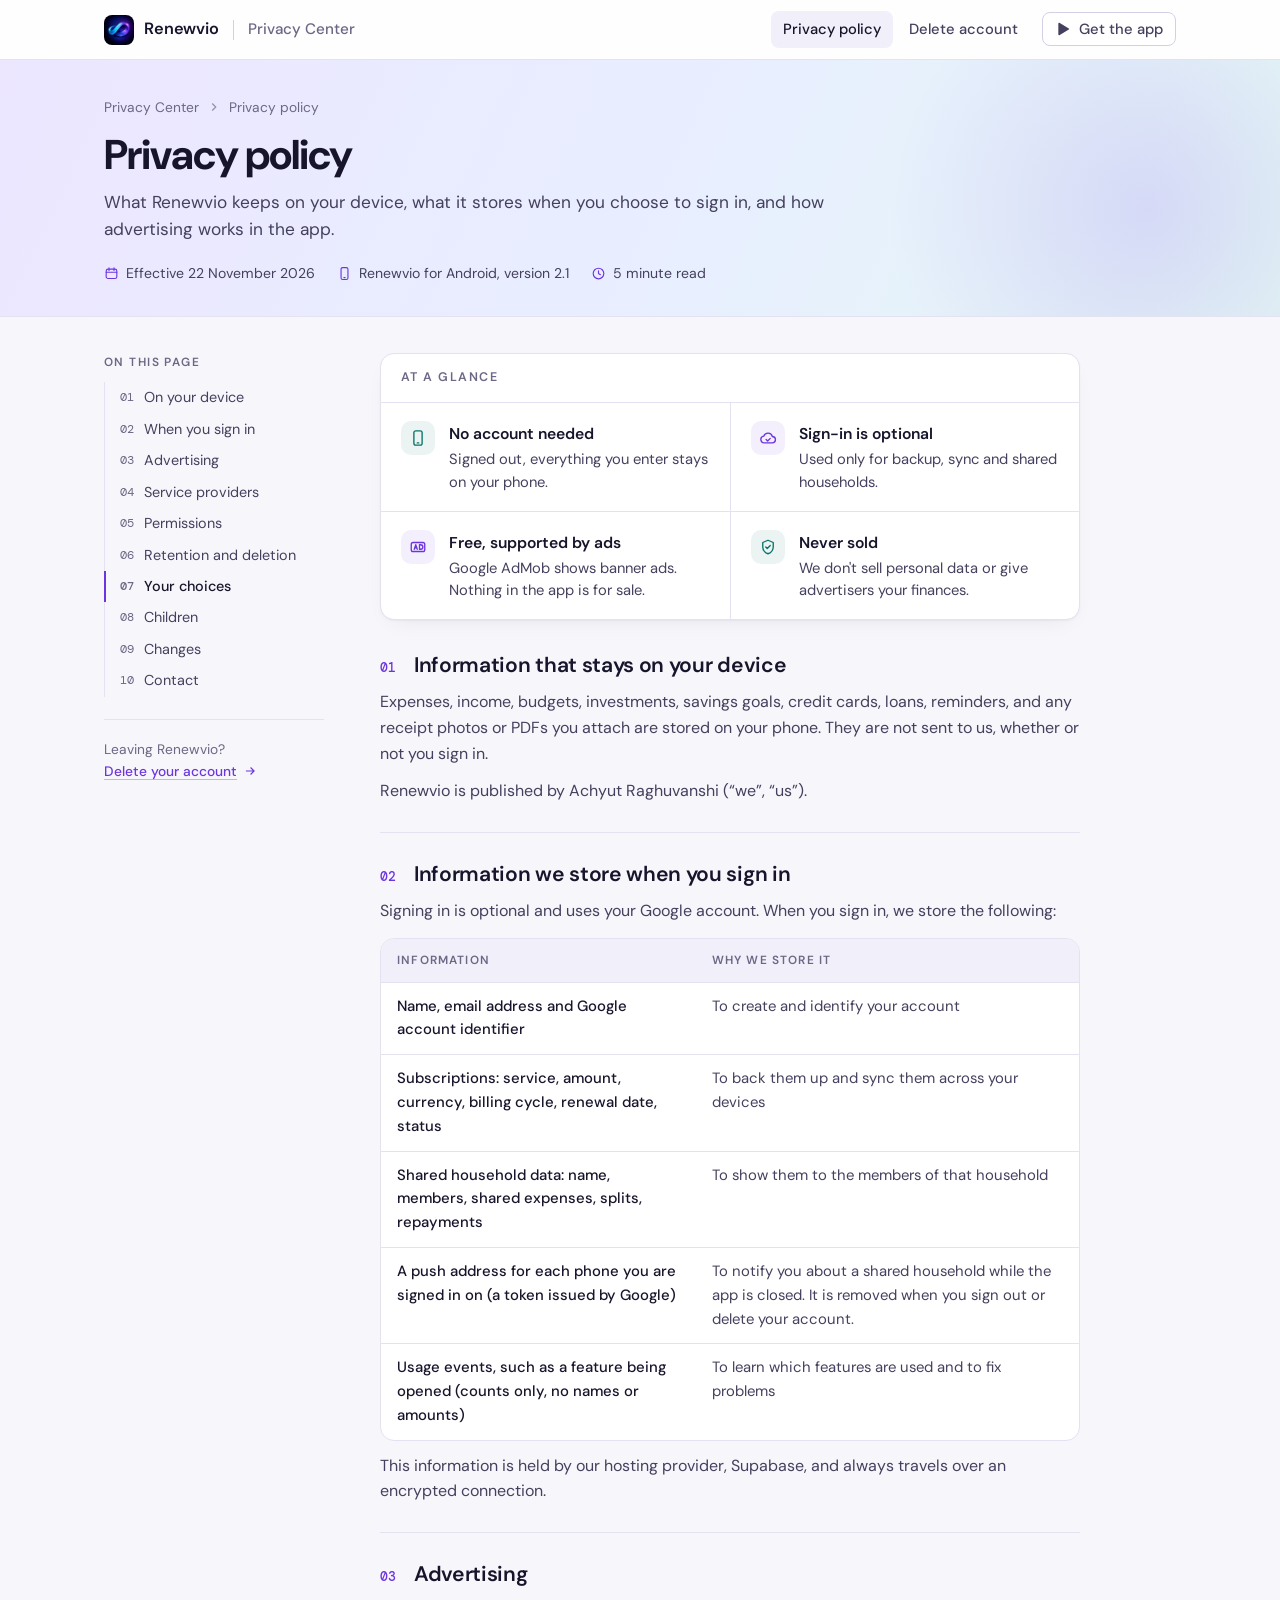
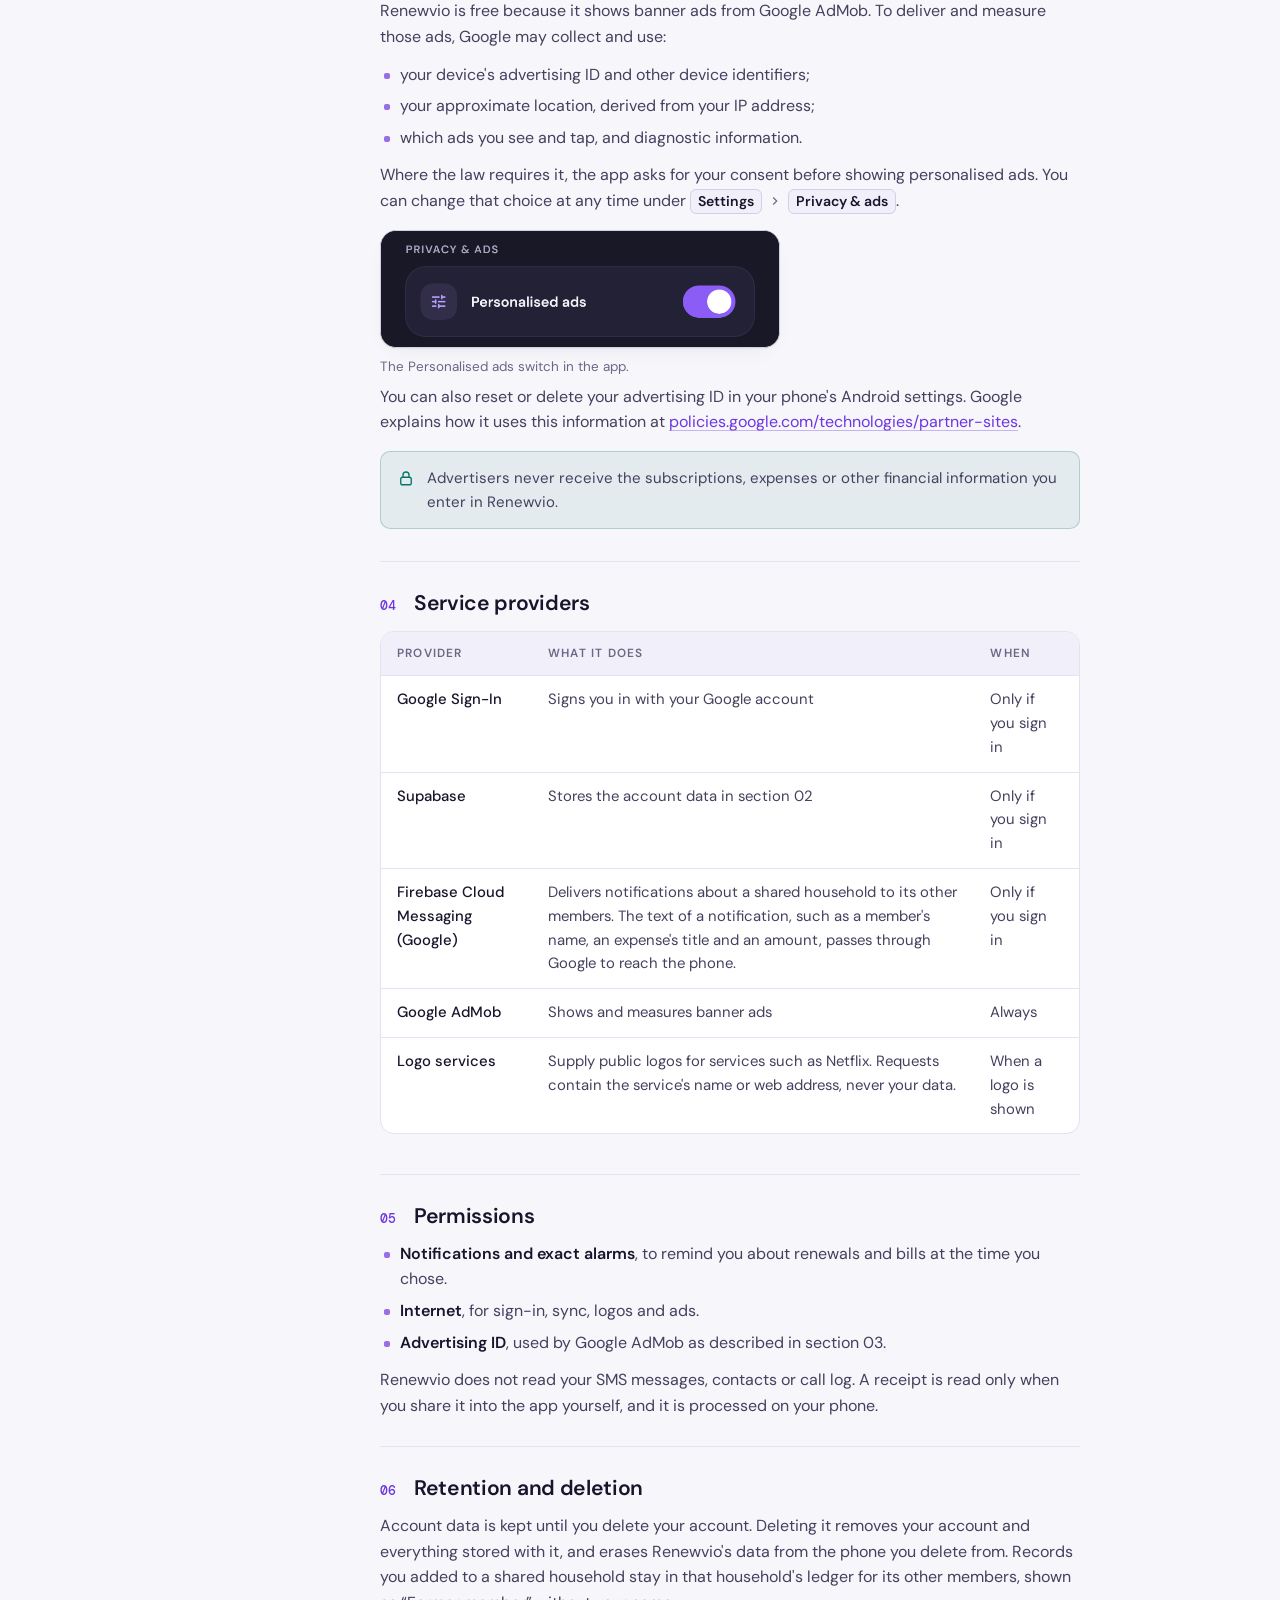
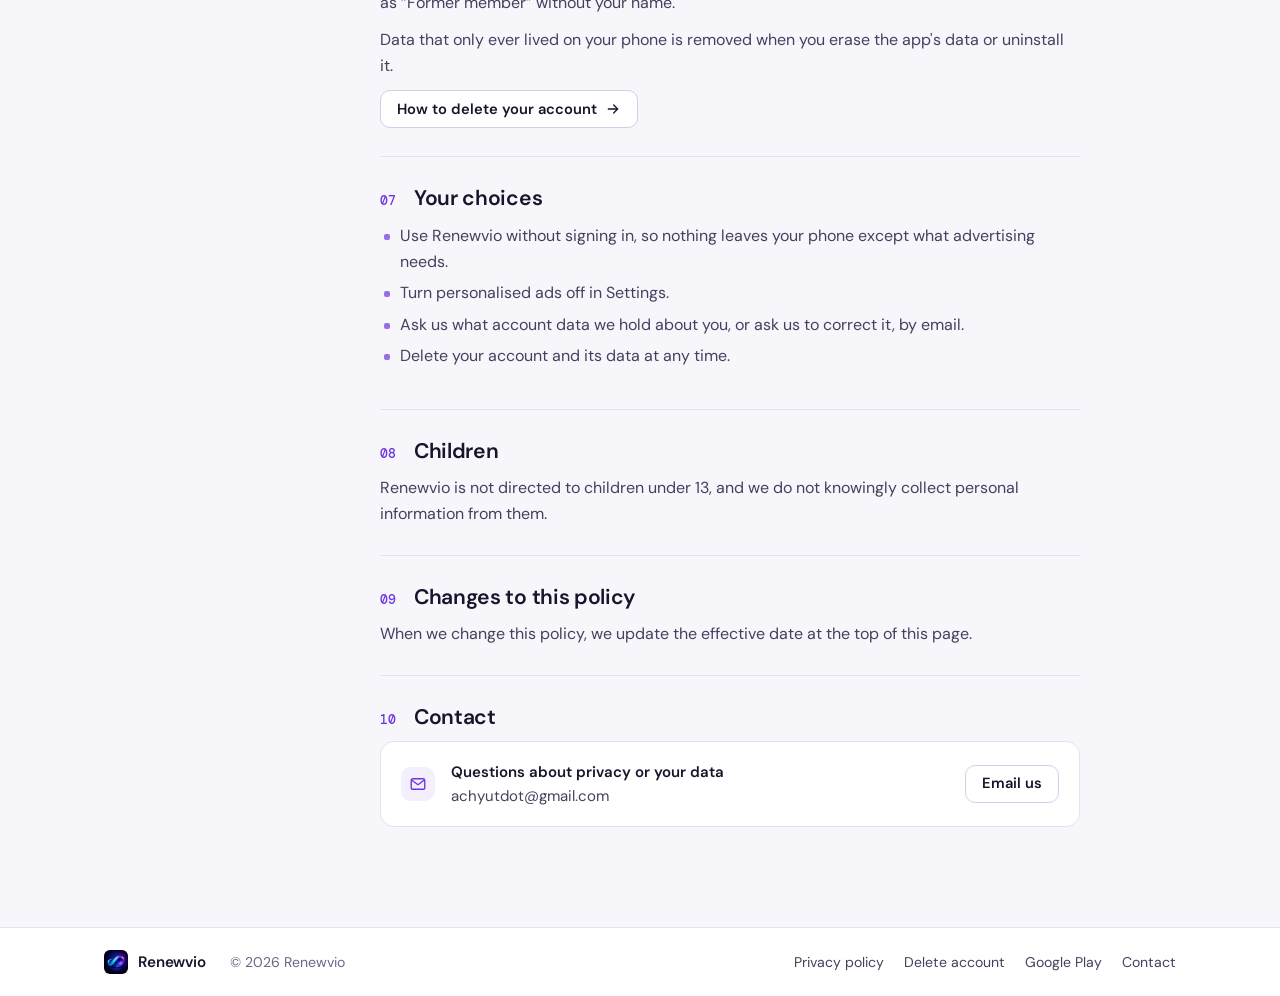
<file: index.html>
<!doctype html>
<html lang="en">
<head>
<meta charset="utf-8">
<meta name="viewport" content="width=device-width, initial-scale=1">
<title>Privacy Policy · Renewvio</title>
<meta name="description" content="What Renewvio keeps on your device, what it stores when you sign in, and how advertising works in the app.">
<meta name="theme-color" content="#f7f6fb" media="(prefers-color-scheme: light)">
<meta name="theme-color" content="#12111f" media="(prefers-color-scheme: dark)">
<meta property="og:title" content="Renewvio Privacy Policy">
<meta property="og:description" content="What Renewvio keeps on your device, what it stores when you sign in, and how advertising works.">
<meta property="og:image" content="https://achyut-dot.github.io/renewvio-privacy/logo.png">
<link rel="icon" href="logo.png">
<link rel="preconnect" href="https://fonts.googleapis.com">
<link rel="preconnect" href="https://fonts.gstatic.com" crossorigin>
<link rel="stylesheet" href="style.css">
</head>
<body>
<a class="skip" href="#content">Skip to content</a>

<header class="topbar">
  <div class="in">
    <a class="brand" href="./"><img src="logo.png" alt="" width="30" height="30">Renewvio</a>
    <span class="brand-sep" aria-hidden="true"></span>
    <span class="brand-sub">Privacy Center</span>
    <nav class="topnav" aria-label="Privacy Center">
      <a href="./" aria-current="page">Privacy policy</a>
      <a href="account-deletion.html">Delete account</a>
      <a class="btn btn-quiet" href="https://play.google.com/store/apps/details?id=com.renewvio">
        <svg viewBox="0 0 24 24" fill="currentColor" aria-hidden="true"><path d="M5 3.6v16.8c0 .8.9 1.3 1.6.9l14.1-8.4c.7-.4.7-1.4 0-1.8L6.6 2.7C5.9 2.3 5 2.8 5 3.600z"/></svg>
        Get the app
      </a>
    </nav>
  </div>
</header>

<div class="band">
  <div class="in">
    <nav class="crumbs" aria-label="Breadcrumb">
      <a href="./">Privacy Center</a>
      <svg viewBox="0 0 24 24" fill="none" stroke="currentColor" stroke-width="2" aria-hidden="true"><path d="m9 6 6 6-6 6"/></svg>
      <span>Privacy policy</span>
    </nav>
    <h1>Privacy policy</h1>
    <p class="dek">What Renewvio keeps on your device, what it stores when you choose to sign in, and how advertising works in the app.</p>
    <ul class="facts">
      <li><svg viewBox="0 0 24 24" fill="none" stroke="currentColor" stroke-width="1.8" stroke-linecap="round" stroke-linejoin="round" aria-hidden="true"><rect x="3.5" y="5" width="17" height="15" rx="3"/><path d="M8 3v4M16 3v4M3.5 10h17"/></svg>Effective 22 November 2026</li>
      <li><svg viewBox="0 0 24 24" fill="none" stroke="currentColor" stroke-width="1.8" stroke-linecap="round" stroke-linejoin="round" aria-hidden="true"><rect x="6.5" y="2.5" width="11" height="19" rx="2.5"/><path d="M11 18.5h2"/></svg>Renewvio for Android, version 2.1</li>
      <li><svg viewBox="0 0 24 24" fill="none" stroke="currentColor" stroke-width="1.8" stroke-linecap="round" stroke-linejoin="round" aria-hidden="true"><circle cx="12" cy="12" r="8.5"/><path d="M12 7.5V12l3 2"/></svg>5 minute read</li>
    </ul>
  </div>
</div>

<div class="layout">
  <nav class="toc" aria-label="On this page">
    <p class="toc-title">On this page</p>
    <ol>
      <li><a href="#device"><span>01</span>On your device</a></li>
      <li><a href="#account"><span>02</span>When you sign in</a></li>
      <li><a href="#ads"><span>03</span>Advertising</a></li>
      <li><a href="#services"><span>04</span>Service providers</a></li>
      <li><a href="#permissions"><span>05</span>Permissions</a></li>
      <li><a href="#retention"><span>06</span>Retention and deletion</a></li>
      <li><a href="#rights"><span>07</span>Your choices</a></li>
      <li><a href="#children"><span>08</span>Children</a></li>
      <li><a href="#changes"><span>09</span>Changes</a></li>
      <li><a href="#contact"><span>10</span>Contact</a></li>
    </ol>
    <div class="toc-aside">
      Leaving Renewvio?<br>
      <a href="account-deletion.html">Delete your account
        <svg width="14" height="14" viewBox="0 0 24 24" fill="none" stroke="currentColor" stroke-width="2" aria-hidden="true"><path d="M5 12h14M13 6l6 6-6 6"/></svg></a>
    </div>
  </nav>

  <main class="doc" id="content">
    <div class="summary" aria-label="Summary">
      <div class="summary-head"><span>At a glance</span></div>
      <div class="summary-grid">
        <div class="summary-item">
          <span class="ico ok"><svg viewBox="0 0 24 24" fill="none" stroke="currentColor" stroke-width="1.8" stroke-linecap="round" stroke-linejoin="round" aria-hidden="true"><rect x="6.5" y="2.5" width="11" height="19" rx="2.5"/><path d="M11 18.5h2"/></svg></span>
          <div><h3>No account needed</h3><p>Signed out, everything you enter stays on your phone.</p></div>
        </div>
        <div class="summary-item">
          <span class="ico"><svg viewBox="0 0 24 24" fill="none" stroke="currentColor" stroke-width="1.8" stroke-linecap="round" stroke-linejoin="round" aria-hidden="true"><path d="M7 18.5a4.5 4.5 0 0 1-.7-8.95A6 6 0 0 1 17.8 10a4 4 0 0 1-.3 8.5z"/><path d="m9.5 14 2 2 3.5-3.5"/></svg></span>
          <div><h3>Sign-in is optional</h3><p>Used only for backup, sync and shared households.</p></div>
        </div>
        <div class="summary-item">
          <span class="ico"><svg viewBox="0 0 24 24" fill="none" stroke="currentColor" stroke-width="1.8" stroke-linecap="round" stroke-linejoin="round" aria-hidden="true"><rect x="3" y="6" width="18" height="12" rx="2.5"/><path d="M7 15l2-6 2 6M7.7 13h2.6M14 9v6h1.5a3 3 0 0 0 0-6z"/></svg></span>
          <div><h3>Free, supported by ads</h3><p>Google AdMob shows banner ads. Nothing in the app is for sale.</p></div>
        </div>
        <div class="summary-item">
          <span class="ico ok"><svg viewBox="0 0 24 24" fill="none" stroke="currentColor" stroke-width="1.8" stroke-linecap="round" stroke-linejoin="round" aria-hidden="true"><path d="M12 3 5 6v5.5c0 4.3 2.9 7.9 7 9.5 4.1-1.6 7-5.2 7-9.5V6z"/><path d="m9 12 2 2 4-4"/></svg></span>
          <div><h3>Never sold</h3><p>We don't sell personal data or give advertisers your finances.</p></div>
        </div>
      </div>
    </div>

    <section id="device">
      <h2><span class="n">01</span>Information that stays on your device</h2>
      <p>Expenses, income, budgets, investments, savings goals, credit cards, loans, reminders, and any receipt photos or PDFs you attach are stored on your phone. They are not sent to us, whether or not you sign in.</p>
      <p>Renewvio is published by Achyut Raghuvanshi (“we”, “us”).</p>
    </section>

    <section id="account">
      <h2><span class="n">02</span>Information we store when you sign in</h2>
      <p>Signing in is optional and uses your Google account. When you sign in, we store the following:</p>
      <div class="table-wrap">
        <table>
          <thead><tr><th scope="col">Information</th><th scope="col">Why we store it</th></tr></thead>
          <tbody>
            <tr><td data-label="Information">Name, email address and Google account identifier</td><td data-label="Why">To create and identify your account</td></tr>
            <tr><td data-label="Information">Subscriptions: service, amount, currency, billing cycle, renewal date, status</td><td data-label="Why">To back them up and sync them across your devices</td></tr>
            <tr><td data-label="Information">Shared household data: name, members, shared expenses, splits, repayments</td><td data-label="Why">To show them to the members of that household</td></tr>
            <tr><td data-label="Information">A push address for each phone you are signed in on (a token issued by Google)</td><td data-label="Why">To notify you about a shared household while the app is closed. It is removed when you sign out or delete your account.</td></tr>
            <tr><td data-label="Information">Usage events, such as a feature being opened (counts only, no names or amounts)</td><td data-label="Why">To learn which features are used and to fix problems</td></tr>
          </tbody>
        </table>
      </div>
      <p>This information is held by our hosting provider, Supabase, and always travels over an encrypted connection.</p>
    </section>

    <section id="ads">
      <h2><span class="n">03</span>Advertising</h2>
      <p>Renewvio is free because it shows banner ads from Google AdMob. To deliver and measure those ads, Google may collect and use:</p>
      <ul>
        <li>your device's advertising ID and other device identifiers;</li>
        <li>your approximate location, derived from your IP address;</li>
        <li>which ads you see and tap, and diagnostic information.</li>
      </ul>
      <p>Where the law requires it, the app asks for your consent before showing personalised ads. You can change that choice at any time under <span class="path"><span class="ui">Settings</span><svg viewBox="0 0 24 24" fill="none" stroke="currentColor" stroke-width="2" aria-hidden="true"><path d="m9 6 6 6-6 6"/></svg><span class="ui">Privacy &amp; ads</span></span>.</p>
      <figure class="shot inline">
        <div class="shot-frame"><img src="img/privacy-ads.png" alt="The Personalised ads switch in Renewvio's Settings, under Privacy and ads" width="786" height="230" loading="lazy"></div>
        <figcaption>The Personalised ads switch in the app.</figcaption>
      </figure>
      <p>You can also reset or delete your advertising ID in your phone's Android settings. Google explains how it uses this information at <a href="https://policies.google.com/technologies/partner-sites">policies.google.com/technologies/partner-sites</a>.</p>
      <div class="callout ok">
        <svg viewBox="0 0 24 24" fill="none" stroke="currentColor" stroke-width="1.8" stroke-linecap="round" stroke-linejoin="round" aria-hidden="true"><rect x="5" y="11" width="14" height="10" rx="2.5"/><path d="M8 11V8a4 4 0 0 1 8 0v3"/></svg>
        <p>Advertisers never receive the subscriptions, expenses or other financial information you enter in Renewvio.</p>
      </div>
    </section>

    <section id="services">
      <h2><span class="n">04</span>Service providers</h2>
      <div class="table-wrap">
        <table>
          <thead><tr><th scope="col">Provider</th><th scope="col">What it does</th><th scope="col">When</th></tr></thead>
          <tbody>
            <tr><td data-label="Provider">Google Sign-In</td><td data-label="What it does">Signs you in with your Google account</td><td data-label="When">Only if you sign in</td></tr>
            <tr><td data-label="Provider">Supabase</td><td data-label="What it does">Stores the account data in section 02</td><td data-label="When">Only if you sign in</td></tr>
            <tr><td data-label="Provider">Firebase Cloud Messaging (Google)</td><td data-label="What it does">Delivers notifications about a shared household to its other members. The text of a notification, such as a member's name, an expense's title and an amount, passes through Google to reach the phone.</td><td data-label="When">Only if you sign in</td></tr>
            <tr><td data-label="Provider">Google AdMob</td><td data-label="What it does">Shows and measures banner ads</td><td data-label="When">Always</td></tr>
            <tr><td data-label="Provider">Logo services</td><td data-label="What it does">Supply public logos for services such as Netflix. Requests contain the service's name or web address, never your data.</td><td data-label="When">When a logo is shown</td></tr>
          </tbody>
        </table>
      </div>
    </section>

    <section id="permissions">
      <h2><span class="n">05</span>Permissions</h2>
      <ul>
        <li><strong>Notifications and exact alarms</strong>, to remind you about renewals and bills at the time you chose.</li>
        <li><strong>Internet</strong>, for sign-in, sync, logos and ads.</li>
        <li><strong>Advertising ID</strong>, used by Google AdMob as described in section 03.</li>
      </ul>
      <p>Renewvio does not read your SMS messages, contacts or call log. A receipt is read only when you share it into the app yourself, and it is processed on your phone.</p>
    </section>

    <section id="retention">
      <h2><span class="n">06</span>Retention and deletion</h2>
      <p>Account data is kept until you delete your account. Deleting it removes your account and everything stored with it, and erases Renewvio's data from the phone you delete from. Records you added to a shared household stay in that household's ledger for its other members, shown as “Former member” without your name.</p>
      <p>Data that only ever lived on your phone is removed when you erase the app's data or uninstall it.</p>
      <p><a class="btn btn-quiet" href="account-deletion.html">How to delete your account
        <svg viewBox="0 0 24 24" fill="none" stroke="currentColor" stroke-width="2" stroke-linecap="round" aria-hidden="true"><path d="M5 12h14M13 6l6 6-6 6"/></svg></a></p>
    </section>

    <section id="rights">
      <h2><span class="n">07</span>Your choices</h2>
      <ul>
        <li>Use Renewvio without signing in, so nothing leaves your phone except what advertising needs.</li>
        <li>Turn personalised ads off in Settings.</li>
        <li>Ask us what account data we hold about you, or ask us to correct it, by email.</li>
        <li>Delete your account and its data at any time.</li>
      </ul>
    </section>

    <section id="children">
      <h2><span class="n">08</span>Children</h2>
      <p>Renewvio is not directed to children under 13, and we do not knowingly collect personal information from them.</p>
    </section>

    <section id="changes">
      <h2><span class="n">09</span>Changes to this policy</h2>
      <p>When we change this policy, we update the effective date at the top of this page.</p>
    </section>

    <section id="contact">
      <h2><span class="n">10</span>Contact</h2>
      <div class="contact">
        <span class="ico"><svg viewBox="0 0 24 24" fill="none" stroke="currentColor" stroke-width="1.8" stroke-linecap="round" stroke-linejoin="round" aria-hidden="true"><rect x="3" y="5" width="18" height="14" rx="2.5"/><path d="m4 7 8 6 8-6"/></svg></span>
        <p><strong>Questions about privacy or your data</strong>achyutdot@gmail.com</p>
        <a class="btn btn-quiet" href="mailto:achyutdot@gmail.com?subject=Renewvio%20privacy">Email us</a>
      </div>
    </section>
  </main>
</div>

<footer class="foot">
  <div class="in">
    <a class="brand" href="./"><img src="logo.png" alt="" width="24" height="24">Renewvio</a>
    <span>© 2026 Renewvio</span>
    <nav aria-label="Footer">
      <a href="./">Privacy policy</a>
      <a href="account-deletion.html">Delete account</a>
      <a href="https://play.google.com/store/apps/details?id=com.renewvio">Google Play</a>
      <a href="mailto:achyutdot@gmail.com">Contact</a>
    </nav>
  </div>
</footer>
<script src="site.js" defer></script>
</body>
</html>
</file>
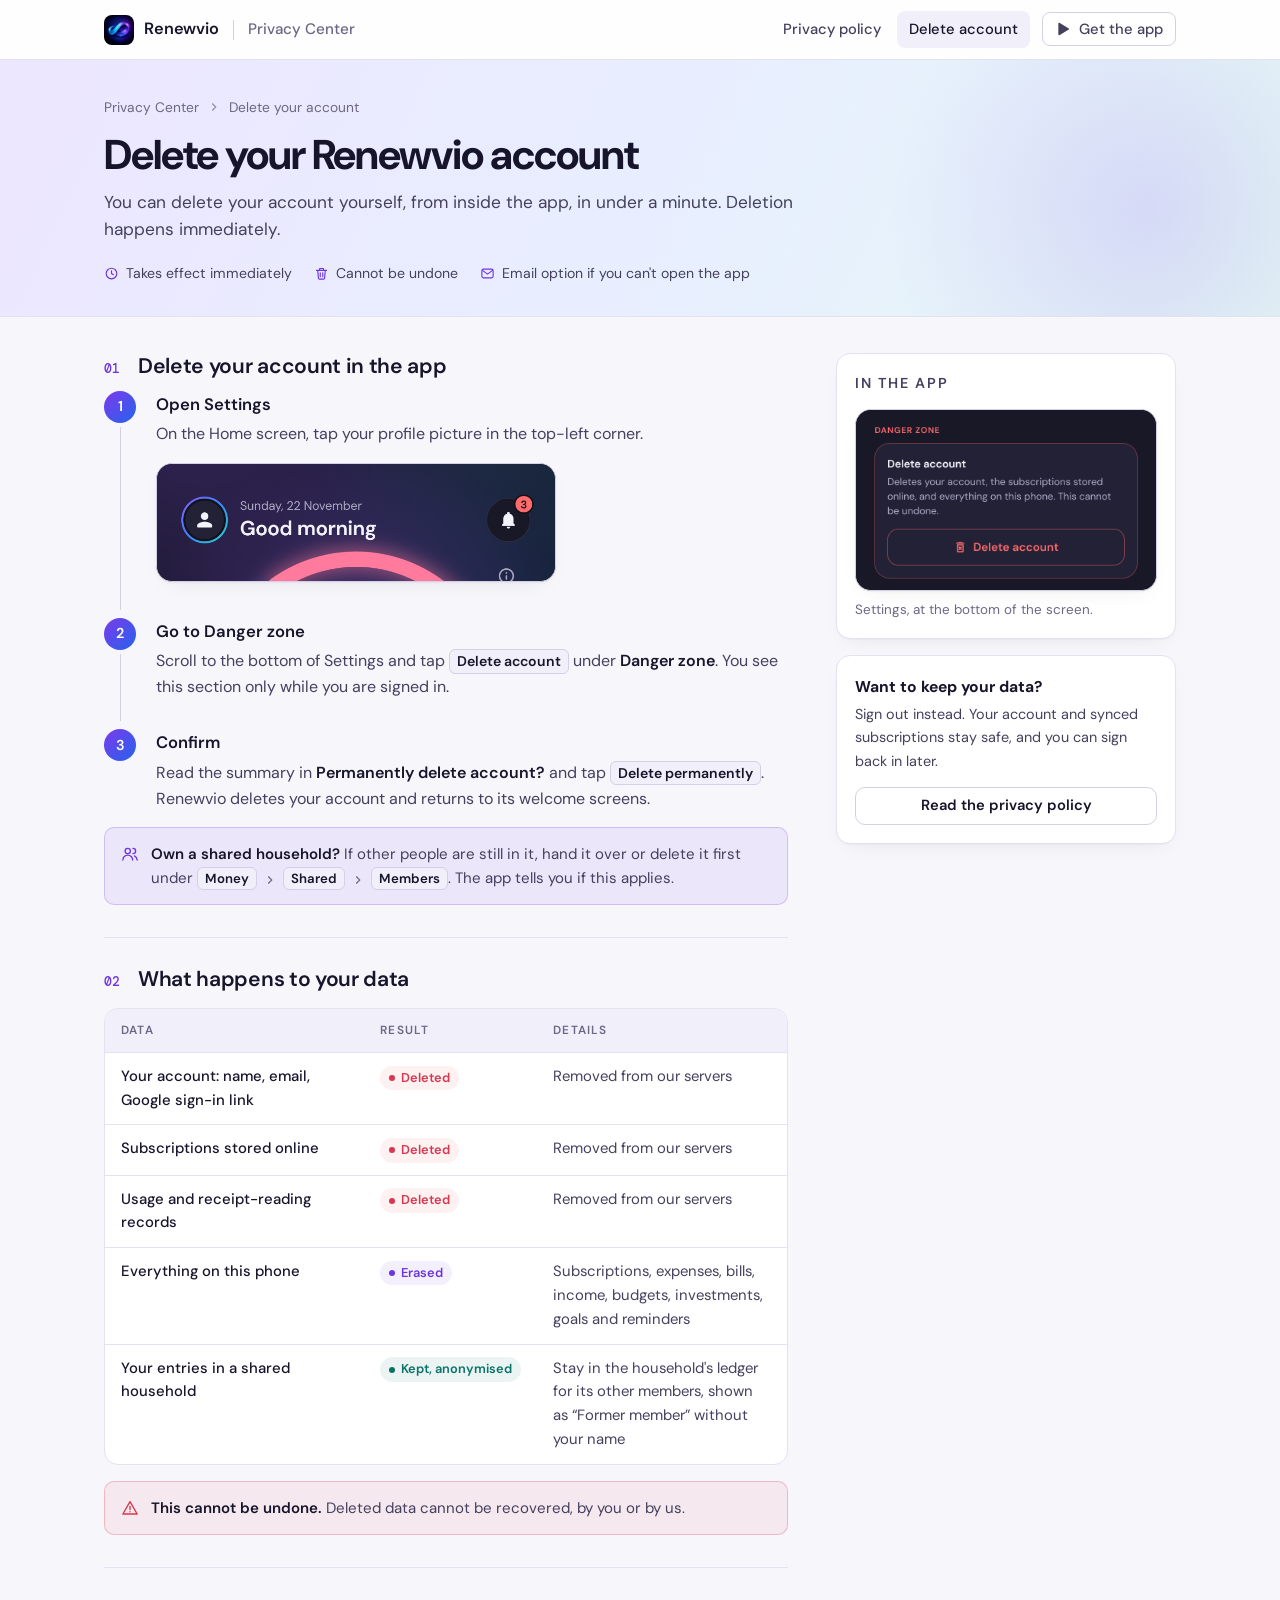
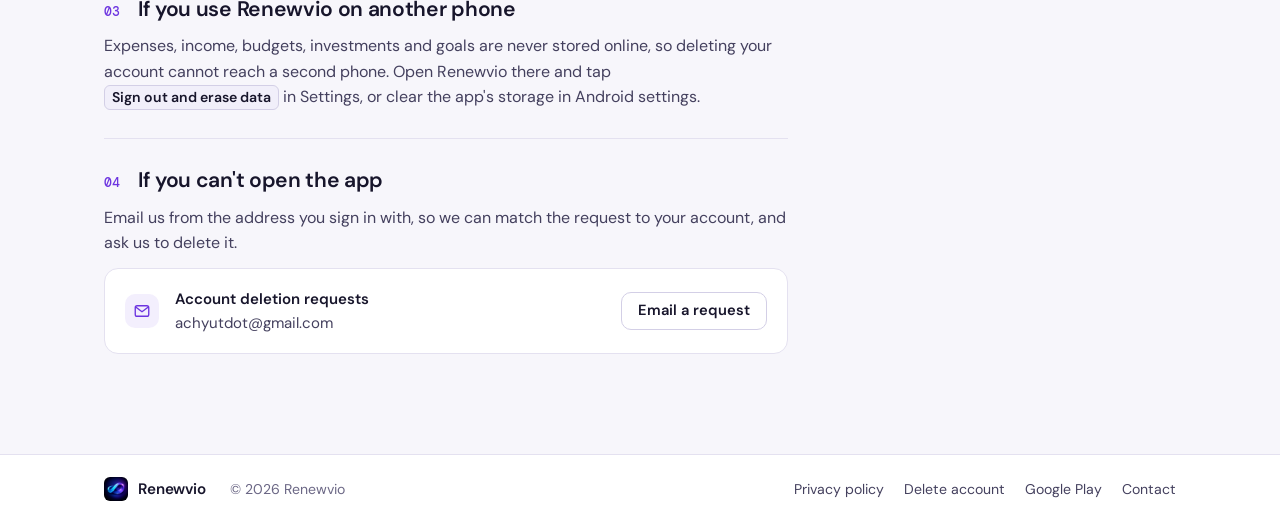
<file: account-deletion.html>
<!doctype html>
<html lang="en">
<head>
<meta charset="utf-8">
<meta name="viewport" content="width=device-width, initial-scale=1">
<title>Delete your account · Renewvio</title>
<meta name="description" content="How to delete your Renewvio account, and exactly what is deleted, erased or kept.">
<meta name="theme-color" content="#f7f6fb" media="(prefers-color-scheme: light)">
<meta name="theme-color" content="#12111f" media="(prefers-color-scheme: dark)">
<meta property="og:title" content="Delete your Renewvio account">
<meta property="og:description" content="How to delete your Renewvio account, and exactly what is deleted, erased or kept.">
<meta property="og:image" content="https://achyut-dot.github.io/renewvio-privacy/logo.png">
<link rel="icon" href="logo.png">
<link rel="preconnect" href="https://fonts.googleapis.com">
<link rel="preconnect" href="https://fonts.gstatic.com" crossorigin>
<link rel="stylesheet" href="style.css">
</head>
<body>
<a class="skip" href="#content">Skip to content</a>

<header class="topbar">
  <div class="in">
    <a class="brand" href="./"><img src="logo.png" alt="" width="30" height="30">Renewvio</a>
    <span class="brand-sep" aria-hidden="true"></span>
    <span class="brand-sub">Privacy Center</span>
    <nav class="topnav" aria-label="Privacy Center">
      <a href="./">Privacy policy</a>
      <a href="account-deletion.html" aria-current="page">Delete account</a>
      <a class="btn btn-quiet" href="https://play.google.com/store/apps/details?id=com.renewvio">
        <svg viewBox="0 0 24 24" fill="currentColor" aria-hidden="true"><path d="M5 3.6v16.8c0 .8.9 1.3 1.6.9l14.1-8.4c.7-.4.7-1.4 0-1.8L6.6 2.7C5.9 2.3 5 2.8 5 3.600z"/></svg>
        Get the app
      </a>
    </nav>
  </div>
</header>

<div class="band">
  <div class="in">
    <nav class="crumbs" aria-label="Breadcrumb">
      <a href="./">Privacy Center</a>
      <svg viewBox="0 0 24 24" fill="none" stroke="currentColor" stroke-width="2" aria-hidden="true"><path d="m9 6 6 6-6 6"/></svg>
      <span>Delete your account</span>
    </nav>
    <h1>Delete your Renewvio account</h1>
    <p class="dek">You can delete your account yourself, from inside the app, in under a minute. Deletion happens immediately.</p>
    <ul class="facts">
      <li><svg viewBox="0 0 24 24" fill="none" stroke="currentColor" stroke-width="1.8" stroke-linecap="round" stroke-linejoin="round" aria-hidden="true"><circle cx="12" cy="12" r="8.5"/><path d="M12 7.5V12l3 2"/></svg>Takes effect immediately</li>
      <li><svg viewBox="0 0 24 24" fill="none" stroke="currentColor" stroke-width="1.8" stroke-linecap="round" stroke-linejoin="round" aria-hidden="true"><path d="M4 7h16M10 11v6M14 11v6M6 7l1 12a2 2 0 0 0 2 2h6a2 2 0 0 0 2-2l1-12M9 7V4h6v3"/></svg>Cannot be undone</li>
      <li><svg viewBox="0 0 24 24" fill="none" stroke="currentColor" stroke-width="1.8" stroke-linecap="round" stroke-linejoin="round" aria-hidden="true"><rect x="3" y="5" width="18" height="14" rx="2.5"/><path d="m4 7 8 6 8-6"/></svg>Email option if you can't open the app</li>
    </ul>
  </div>
</div>

<div class="layout split">
  <main class="doc" id="content">
    <section id="steps">
      <h2><span class="n">01</span>Delete your account in the app</h2>
      <ol class="steps">
        <li>
          <h3>Open Settings</h3>
          <p>On the Home screen, tap your profile picture in the top-left corner.</p>
          <figure class="shot inline">
            <div class="shot-frame"><img src="img/home-header.png" alt="The top of Renewvio's Home screen, with the profile picture in the top-left corner" width="786" height="230" loading="lazy"></div>
          </figure>
        </li>
        <li>
          <h3>Go to Danger zone</h3>
          <p>Scroll to the bottom of Settings and tap <span class="ui">Delete account</span> under <strong>Danger zone</strong>. You see this section only while you are signed in.</p>
        </li>
        <li>
          <h3>Confirm</h3>
          <p>Read the summary in <strong>Permanently delete account?</strong> and tap <span class="ui">Delete permanently</span>. Renewvio deletes your account and returns to its welcome screens.</p>
        </li>
      </ol>
      <div class="callout">
        <svg viewBox="0 0 24 24" fill="none" stroke="currentColor" stroke-width="1.8" stroke-linecap="round" stroke-linejoin="round" aria-hidden="true"><circle cx="9" cy="8" r="3.5"/><path d="M2.5 20a6.5 6.5 0 0 1 13 0M16 4.5a3.5 3.5 0 0 1 0 7M18 14.5a6.5 6.5 0 0 1 3.5 5.5"/></svg>
        <p><strong>Own a shared household?</strong> If other people are still in it, hand it over or delete it first under <span class="path"><span class="ui">Money</span><svg viewBox="0 0 24 24" fill="none" stroke="currentColor" stroke-width="2" aria-hidden="true"><path d="m9 6 6 6-6 6"/></svg><span class="ui">Shared</span><svg viewBox="0 0 24 24" fill="none" stroke="currentColor" stroke-width="2" aria-hidden="true"><path d="m9 6 6 6-6 6"/></svg><span class="ui">Members</span></span>. The app tells you if this applies.</p>
      </div>
    </section>

    <section id="what">
      <h2><span class="n">02</span>What happens to your data</h2>
      <div class="table-wrap">
        <table class="outcomes">
          <thead><tr><th scope="col">Data</th><th scope="col">Result</th><th scope="col">Details</th></tr></thead>
          <tbody>
            <tr><td data-label="Data">Your account: name, email, Google sign-in link</td><td data-label="Result"><span class="tag del">Deleted</span></td><td data-label="Details">Removed from our servers</td></tr>
            <tr><td data-label="Data">Subscriptions stored online</td><td data-label="Result"><span class="tag del">Deleted</span></td><td data-label="Details">Removed from our servers</td></tr>
            <tr><td data-label="Data">Usage and receipt-reading records</td><td data-label="Result"><span class="tag del">Deleted</span></td><td data-label="Details">Removed from our servers</td></tr>
            <tr><td data-label="Data">Everything on this phone</td><td data-label="Result"><span class="tag dev">Erased</span></td><td data-label="Details">Subscriptions, expenses, bills, income, budgets, investments, goals and reminders</td></tr>
            <tr><td data-label="Data">Your entries in a shared household</td><td data-label="Result"><span class="tag keep">Kept, anonymised</span></td><td data-label="Details">Stay in the household's ledger for its other members, shown as “Former member” without your name</td></tr>
          </tbody>
        </table>
      </div>
      <div class="callout warn">
        <svg viewBox="0 0 24 24" fill="none" stroke="currentColor" stroke-width="1.8" stroke-linecap="round" stroke-linejoin="round" aria-hidden="true"><path d="M12 3.5 2.5 20h19z"/><path d="M12 10v4M12 17h.01"/></svg>
        <p><strong>This cannot be undone.</strong> Deleted data cannot be recovered, by you or by us.</p>
      </div>
    </section>

    <section id="other-device">
      <h2><span class="n">03</span>If you use Renewvio on another phone</h2>
      <p>Expenses, income, budgets, investments and goals are never stored online, so deleting your account cannot reach a second phone. Open Renewvio there and tap <span class="ui">Sign out and erase data</span> in Settings, or clear the app's storage in Android settings.</p>
    </section>

    <section id="email">
      <h2><span class="n">04</span>If you can't open the app</h2>
      <p>Email us from the address you sign in with, so we can match the request to your account, and ask us to delete it.</p>
      <div class="contact">
        <span class="ico"><svg viewBox="0 0 24 24" fill="none" stroke="currentColor" stroke-width="1.8" stroke-linecap="round" stroke-linejoin="round" aria-hidden="true"><rect x="3" y="5" width="18" height="14" rx="2.5"/><path d="m4 7 8 6 8-6"/></svg></span>
        <p><strong>Account deletion requests</strong>achyutdot@gmail.com</p>
        <a class="btn btn-quiet" href="mailto:achyutdot@gmail.com?subject=Delete%20my%20Renewvio%20account">Email a request</a>
      </div>
    </section>
  </main>

  <aside class="aside" aria-label="In the app">
    <div class="panel">
      <p class="panel-label">In the app</p>
      <figure class="shot" style="margin:0">
        <div class="shot-frame"><img src="img/danger-zone.png" alt="The Danger zone section at the bottom of Renewvio's Settings, with a Delete account button" width="786" height="470" loading="lazy"></div>
        <figcaption>Settings, at the bottom of the screen.</figcaption>
      </figure>
    </div>
    <div class="panel">
      <h3>Want to keep your data?</h3>
      <p>Sign out instead. Your account and synced subscriptions stay safe, and you can sign back in later.</p>
      <a class="btn btn-quiet" href="./#retention">Read the privacy policy</a>
    </div>
  </aside>
</div>

<footer class="foot">
  <div class="in">
    <a class="brand" href="./"><img src="logo.png" alt="" width="24" height="24">Renewvio</a>
    <span>© 2026 Renewvio</span>
    <nav aria-label="Footer">
      <a href="./">Privacy policy</a>
      <a href="account-deletion.html">Delete account</a>
      <a href="https://play.google.com/store/apps/details?id=com.renewvio">Google Play</a>
      <a href="mailto:achyutdot@gmail.com">Contact</a>
    </nav>
  </div>
</footer>
</body>
</html>
</file>
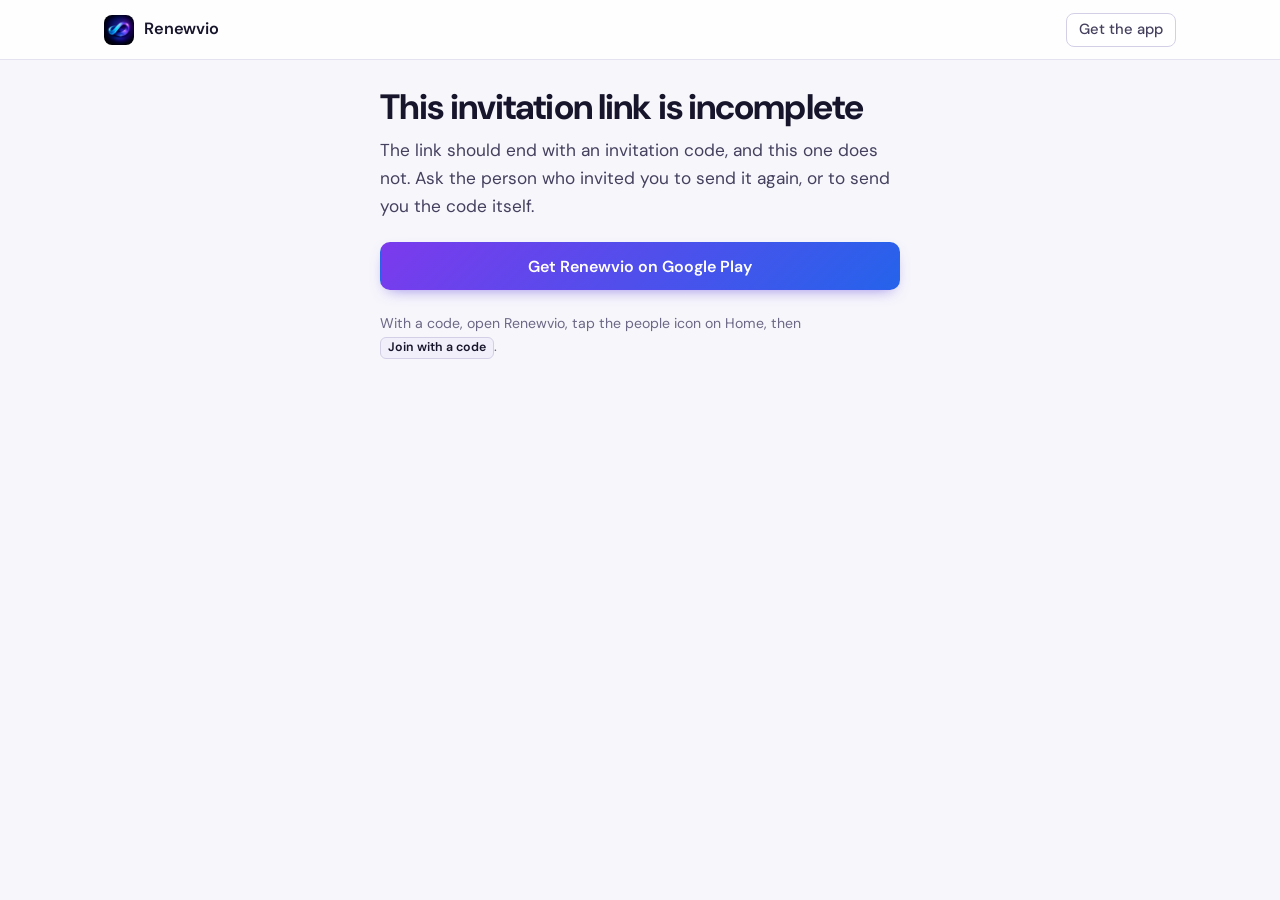
<file: join.html>
<!doctype html>
<html lang="en">
<head>
<meta charset="utf-8">
<meta name="viewport" content="width=device-width, initial-scale=1">
<title>You're invited · Renewvio</title>
<meta name="description" content="An invitation to a shared household on Renewvio, where people split shared costs and see who owes what.">
<meta name="robots" content="noindex">
<meta name="referrer" content="no-referrer">
<meta name="theme-color" content="#f7f6fb" media="(prefers-color-scheme: light)">
<meta name="theme-color" content="#12111f" media="(prefers-color-scheme: dark)">
<meta property="og:title" content="You're invited to a shared household on Renewvio">
<meta property="og:description" content="Split shared costs and see who owes what. Tap to join.">
<meta property="og:image" content="https://achyut-dot.github.io/renewvio-privacy/logo.png">
<link rel="icon" href="logo.png">
<link rel="preconnect" href="https://fonts.googleapis.com">
<link rel="preconnect" href="https://fonts.gstatic.com" crossorigin>
<link rel="stylesheet" href="style.css">
<style>
  .invite { max-width: 560px; margin: 0 auto; padding: 28px 20px 72px; }
  .invite h1 { max-width: none; font-size: clamp(1.7rem, 6vw, 2.2rem); }
  .invite .dek { margin-bottom: 22px; }
  .code-card { border: 1px solid color-mix(in srgb, var(--accent) 35%, transparent); background: var(--accent-soft); border-radius: 20px; padding: 18px 16px 16px; text-align: center; }
  .code-label { font-size: .74rem; font-weight: 600; letter-spacing: .12em; text-transform: uppercase; color: var(--ink-3); margin: 0 0 10px; }
  .code-value { font-family: "DM Mono", ui-monospace, SFMono-Regular, Menlo, monospace; font-size: 1.18rem; line-height: 1.6; letter-spacing: .04em; color: var(--ink); margin: 0; overflow-wrap: anywhere; user-select: all; }
  .actions { display: grid; gap: 10px; margin: 16px 0 0; }
  .actions .btn { width: 100%; justify-content: center; height: 48px; font-size: 1rem; }
  .invite h2 { font-size: 1.1rem; margin: 30px 0 12px; }
  .invite .steps p { color: var(--ink-2); }
  .small { font-size: .88rem; color: var(--ink-3); margin: 22px 0 0; }
  [hidden] { display: none !important; }
</style>
</head>
<body>
<a class="skip" href="#content">Skip to content</a>

<header class="topbar">
  <div class="in">
    <a class="brand" href="./"><img src="logo.png" alt="" width="30" height="30">Renewvio</a>
    <nav class="topnav" aria-label="Renewvio">
      <a class="btn btn-quiet" href="https://play.google.com/store/apps/details?id=com.renewvio">Get the app</a>
    </nav>
  </div>
</header>

<main class="invite" id="content">
  <!-- Shown when the address carries an invitation code. -->
  <div id="with-code" hidden>
    <h1>You're invited to a shared household</h1>
    <p class="dek">Someone wants to split shared costs with you on Renewvio. You will see who invited you, and to what, before anything is joined.</p>

    <div class="code-card">
      <p class="code-label">Invitation code</p>
      <p class="code-value" id="code" aria-live="polite"></p>
    </div>

    <div class="actions">
      <a class="btn btn-primary" id="open" href="#">Open in Renewvio</a>
      <button class="btn btn-quiet" id="copy" type="button">Copy code</button>
      <a class="btn btn-quiet" id="get" href="https://play.google.com/store/apps/details?id=com.renewvio">Get Renewvio on Google Play</a>
    </div>
    <p class="small" id="not-android" hidden>Renewvio is an Android app. Open this link on your Android phone to join.</p>

    <h2>How to join</h2>
    <ol class="steps">
      <li>
        <h3>Have Renewvio already?</h3>
        <p>Tap <span class="ui">Open in Renewvio</span>. The app opens with the code filled in.</p>
      </li>
      <li>
        <h3>New to Renewvio?</h3>
        <p>Get it free from Google Play, sign in with Google, then come back to this page and tap <span class="ui">Open in Renewvio</span>.</p>
      </li>
      <li>
        <h3>If the button does nothing</h3>
        <p>Tap <span class="ui">Copy code</span>. In Renewvio, tap the people icon on Home, then <span class="ui">Join with a code</span>, then <span class="ui">Paste</span>.</p>
      </li>
    </ol>

    <p class="small">The code works once and expires seven days after it was made. It was not sent to this website: it stays in the address on your phone. Other members see only what is added to the shared household, never your own expenses, income or subscriptions. <a href="./">Privacy policy</a></p>
  </div>

  <!-- Shown when the address has no code in it. -->
  <div id="no-code">
    <h1>This invitation link is incomplete</h1>
    <p class="dek">The link should end with an invitation code, and this one does not. Ask the person who invited you to send it again, or to send you the code itself.</p>
    <div class="actions">
      <a class="btn btn-primary" href="https://play.google.com/store/apps/details?id=com.renewvio">Get Renewvio on Google Play</a>
    </div>
    <p class="small">With a code, open Renewvio, tap the people icon on Home, then <span class="ui">Join with a code</span>.</p>
  </div>
</main>

<script src="join.js"></script>
</body>
</html>
</file>
<file: style.css>
/* Renewvio Privacy Center
   Document system for the privacy policy and account deletion pages.
   Colours, type and radii follow the app (lib/src/core/theme). */

@import url("https://fonts.googleapis.com/css2?family=DM+Sans:opsz,wght@9..40,400;9..40,500;9..40,600;9..40,700&family=DM+Mono:wght@400;500&display=swap");

:root {
  color-scheme: light dark;

  /* Brand (AuroraPalette) */
  --violet: #8b5cf6;
  --violet-strong: #6d35e0;   /* violetOnLight */
  --blue: #3987ff;
  --blue-strong: #1d55d8;     /* blueOnLight */
  --teal-strong: #087468;     /* tealOnLight */
  --danger: #d9364f;

  /* Light surfaces */
  --page: #f7f6fb;
  --paper: #ffffff;
  --sunken: #f1effa;
  --ink: #17152b;
  --ink-2: #44405e;
  --ink-3: #6b6785;
  --line: #e4e1f0;
  --line-strong: #d3cfe6;
  --accent: var(--violet-strong);
  --accent-soft: rgba(109, 53, 224, .08);
  --ok: var(--teal-strong);
  --ok-soft: rgba(8, 116, 104, .08);
  --warn-soft: rgba(217, 54, 79, .07);
  --warn-line: rgba(217, 54, 79, .28);
  --band: linear-gradient(115deg, #ece6ff 0%, #e8efff 55%, #e4f7f3 100%);
  --shadow: 0 1px 2px rgba(23, 21, 43, .04), 0 8px 24px -12px rgba(23, 21, 43, .10);

  --radius: 14px;
  --radius-sm: 10px;
  --max: 1120px;
  --measure: 700px;
  --nav-h: 60px;
}

@media (prefers-color-scheme: dark) {
  :root {
    --page: #12111f;
    --paper: #191827;          /* deepAurora */
    --sunken: #1f1d31;
    --ink: #f3f1ff;
    --ink-2: #c4c0da;
    --ink-3: #8f8aa9;
    --line: #2a2840;
    --line-strong: #37344f;
    --accent: #b7a1ff;          /* violetText */
    --accent-soft: rgba(139, 92, 246, .14);
    --ok: #25d9c1;              /* auroraTeal */
    --ok-soft: rgba(37, 217, 193, .09);
    --danger: #ff7a8a;
    --warn-soft: rgba(255, 122, 138, .08);
    --warn-line: rgba(255, 122, 138, .30);
    --band: linear-gradient(115deg, #261d4f 0%, #1b2347 55%, #15292f 100%);
    --shadow: 0 1px 2px rgba(0, 0, 0, .3), 0 12px 32px -16px rgba(0, 0, 0, .6);
  }
}

*, *::before, *::after { box-sizing: border-box; }
html { -webkit-text-size-adjust: 100%; scroll-padding-top: calc(var(--nav-h) + 20px); }
@media (prefers-reduced-motion: no-preference) { html { scroll-behavior: smooth; } }
body {
  margin: 0;
  background: var(--page);
  color: var(--ink);
  font-family: "DM Sans", system-ui, -apple-system, "Segoe UI", Roboto, sans-serif;
  font-size: 16px;
  line-height: 1.6;
  font-optical-sizing: auto;
  -webkit-font-smoothing: antialiased;
  text-rendering: optimizeLegibility;
}
img { max-width: 100%; display: block; }
a { color: var(--accent); text-decoration: underline; text-decoration-thickness: 1px; text-underline-offset: 3px; text-decoration-color: color-mix(in srgb, currentColor 35%, transparent); }
a:hover { text-decoration-color: currentColor; }
:focus-visible { outline: 2px solid var(--accent); outline-offset: 2px; border-radius: 6px; }
strong { font-weight: 600; color: var(--ink); }
code, .mono { font-family: "DM Mono", ui-monospace, SFMono-Regular, Menlo, monospace; font-size: .9em; }
.skip { position: absolute; left: -999px; top: 8px; background: var(--paper); padding: 8px 12px; border-radius: 8px; z-index: 50; }
.skip:focus { left: 12px; }

/* ---------- Top bar ---------- */
.topbar {
  position: sticky; top: 0; z-index: 20;
  height: var(--nav-h);
  background: color-mix(in srgb, var(--paper) 86%, transparent);
  backdrop-filter: saturate(160%) blur(14px);
  -webkit-backdrop-filter: saturate(160%) blur(14px);
  border-bottom: 1px solid var(--line);
}
.topbar .in { max-width: var(--max); height: 100%; margin: 0 auto; padding: 0 24px; display: flex; align-items: center; gap: 14px; }
.brand { display: inline-flex; align-items: center; gap: 10px; color: var(--ink); text-decoration: none; font-weight: 600; font-size: 1.02rem; letter-spacing: -.01em; }
.brand img { width: 30px; height: 30px; border-radius: 8px; }
.brand-sep { width: 1px; height: 20px; background: var(--line-strong); }
.brand-sub { color: var(--ink-3); font-weight: 500; font-size: .95rem; }
.topnav { margin-left: auto; display: flex; align-items: center; gap: 4px; }
.topnav a { color: var(--ink-2); text-decoration: none; font-size: .92rem; font-weight: 500; padding: 7px 12px; border-radius: 8px; }
.topnav a:hover { background: var(--sunken); color: var(--ink); }
.topnav a[aria-current="page"] { color: var(--ink); background: var(--sunken); }
.btn {
  display: inline-flex; align-items: center; gap: 8px;
  height: 38px; padding: 0 16px; border-radius: 10px;
  font: inherit; font-size: .92rem; font-weight: 600; text-decoration: none; white-space: nowrap;
  border: 1px solid transparent; cursor: pointer;
  transition: background-color .15s ease, border-color .15s ease, transform .15s ease;
}
.btn svg { width: 16px; height: 16px; flex: none; }
.btn-primary { background: linear-gradient(135deg, #7c3aed, #2563eb); color: #fff; box-shadow: 0 6px 16px -8px rgba(76, 52, 220, .7); }
.btn-primary:hover { transform: translateY(-1px); }
.btn-quiet { background: var(--paper); color: var(--ink); border-color: var(--line-strong); }
.btn-quiet:hover { background: var(--sunken); }
.btn-danger { background: var(--paper); color: var(--danger); border-color: var(--warn-line); }
.btn-danger:hover { background: var(--warn-soft); }
.topnav .btn { margin-left: 8px; height: 34px; padding: 0 12px; }

/* ---------- Header band ---------- */
.band { background: var(--band); border-bottom: 1px solid var(--line); position: relative; overflow: hidden; }
.band::after {
  content: ""; position: absolute; inset: auto -10% -60% auto; width: 520px; height: 520px;
  background: radial-gradient(closest-side, rgba(139, 92, 246, .18), transparent);
  pointer-events: none;
}
.band .in { position: relative; z-index: 1; max-width: var(--max); margin: 0 auto; padding: 36px 24px 32px; }
.crumbs { display: flex; align-items: center; gap: 8px; font-size: .86rem; color: var(--ink-3); margin-bottom: 14px; }
.crumbs a { color: var(--ink-3); text-decoration: none; }
.crumbs a:hover { color: var(--ink); }
.crumbs svg { width: 14px; height: 14px; opacity: .7; }
h1 { margin: 0; font-size: clamp(1.9rem, 3.4vw, 2.6rem); line-height: 1.12; letter-spacing: -.025em; font-weight: 700; max-width: 22ch; }
.dek { margin: 10px 0 0; font-size: 1.08rem; color: var(--ink-2); max-width: 60ch; }
.facts { display: flex; flex-wrap: wrap; gap: 8px 22px; margin: 18px 0 0; padding: 0; list-style: none; font-size: .88rem; color: var(--ink-2); }
.facts li { display: inline-flex; align-items: center; gap: 7px; }
.facts svg { width: 15px; height: 15px; color: var(--accent); }

/* ---------- Layout ---------- */
.layout { max-width: var(--max); margin: 0 auto; padding: 36px 24px 72px; display: grid; grid-template-columns: 220px minmax(0, 1fr); gap: 56px; align-items: start; }
.layout.split { grid-template-columns: minmax(0, 1fr) 340px; gap: 48px; }

/* Side navigation */
.toc { position: sticky; top: calc(var(--nav-h) + 24px); font-size: .9rem; }
.toc-title { font-size: .74rem; font-weight: 600; letter-spacing: .12em; text-transform: uppercase; color: var(--ink-3); margin: 0 0 10px; }
.toc ol { list-style: none; margin: 0; padding: 0; border-left: 1px solid var(--line); }
.toc li a {
  display: flex; gap: 10px; padding: 6px 0 6px 14px; margin-left: -1px;
  border-left: 2px solid transparent; color: var(--ink-2); text-decoration: none; line-height: 1.35;
}
.toc li a span { font-family: "DM Mono", monospace; font-size: .78rem; color: var(--ink-3); padding-top: 1px; }
.toc li a:hover { color: var(--ink); }
.toc li a.active { color: var(--ink); border-left-color: var(--accent); font-weight: 500; }
.toc-aside { margin-top: 22px; padding-top: 18px; border-top: 1px solid var(--line); color: var(--ink-3); font-size: .86rem; }
.toc-aside a { display: inline-flex; align-items: center; gap: 6px; font-weight: 500; }

/* Article */
.doc { max-width: var(--measure); min-width: 0; }
.doc section { padding: 28px 0; border-top: 1px solid var(--line); }
.doc section:first-of-type { border-top: 0; padding-top: 0; }
.doc h2 { display: flex; align-items: baseline; gap: 12px; margin: 0 0 10px; font-size: 1.32rem; line-height: 1.3; letter-spacing: -.015em; font-weight: 600; }
.doc h2 .n { font-family: "DM Mono", monospace; font-size: .8rem; font-weight: 500; color: var(--accent); min-width: 22px; }
.doc h3 { margin: 18px 0 6px; font-size: 1.02rem; font-weight: 600; }
.doc p { margin: 0 0 12px; color: var(--ink-2); }
.doc p:last-child { margin-bottom: 0; }
.doc ul { margin: 8px 0 12px; padding: 0; list-style: none; }
.doc ul li { position: relative; padding-left: 20px; margin: 6px 0; color: var(--ink-2); }
.doc ul li::before { content: ""; position: absolute; left: 4px; top: .7em; width: 6px; height: 6px; border-radius: 2px; background: var(--accent); opacity: .7; }

/* Summary panel */
.summary { margin: 0 0 32px; border: 1px solid var(--line); border-radius: var(--radius); background: var(--paper); box-shadow: var(--shadow); overflow: hidden; }
.summary-head { display: flex; align-items: center; justify-content: space-between; gap: 12px; padding: 14px 20px; border-bottom: 1px solid var(--line); font-size: .78rem; font-weight: 600; letter-spacing: .12em; text-transform: uppercase; color: var(--ink-3); }
.summary-grid { display: grid; grid-template-columns: 1fr 1fr; }
.summary-item { display: flex; gap: 14px; padding: 18px 20px; }
.summary-item + .summary-item { border-left: 1px solid var(--line); }
.summary-item:nth-child(3) { border-left: 0; }
.summary-item:nth-child(n+3) { border-top: 1px solid var(--line); }
.summary-item h3 { margin: 0 0 2px; font-size: .98rem; font-weight: 600; }
.summary-item p { margin: 0; font-size: .92rem; color: var(--ink-2); line-height: 1.5; }
.ico { flex: none; width: 34px; height: 34px; border-radius: 10px; display: grid; place-items: center; background: var(--accent-soft); color: var(--accent); }
.ico svg { width: 18px; height: 18px; }
.ico.ok { background: var(--ok-soft); color: var(--ok); }
.ico.warn { background: var(--warn-soft); color: var(--danger); }

/* Tables */
.table-wrap { margin: 14px 0 12px; border: 1px solid var(--line); border-radius: var(--radius); overflow: hidden; background: var(--paper); }
table { width: 100%; border-collapse: collapse; font-size: .93rem; }
th, td { padding: 12px 16px; text-align: left; vertical-align: top; border-top: 1px solid var(--line); }
thead th { border-top: 0; background: var(--sunken); font-size: .74rem; font-weight: 600; letter-spacing: .1em; text-transform: uppercase; color: var(--ink-3); }
td { color: var(--ink-2); }
td:first-child { color: var(--ink); font-weight: 500; }
table.outcomes th:nth-child(1) { width: 38%; }
table.outcomes th:nth-child(2) { width: 22%; }
.tag { display: inline-flex; align-items: center; gap: 6px; padding: 2px 9px; border-radius: 999px; font-size: .8rem; font-weight: 600; white-space: nowrap; }
.tag::before { content: ""; width: 6px; height: 6px; border-radius: 50%; background: currentColor; }
.tag.del { color: var(--danger); background: var(--warn-soft); }
.tag.dev { color: var(--accent); background: var(--accent-soft); }
.tag.keep { color: var(--ok); background: var(--ok-soft); }

/* Callouts */
.callout { display: flex; gap: 12px; margin: 16px 0 4px; padding: 14px 16px; border-radius: var(--radius-sm); background: var(--accent-soft); border: 1px solid color-mix(in srgb, var(--accent) 22%, transparent); font-size: .94rem; color: var(--ink-2); }
.callout svg { flex: none; width: 18px; height: 18px; margin-top: 3px; color: var(--accent); }
.callout.ok { background: var(--ok-soft); border-color: color-mix(in srgb, var(--ok) 25%, transparent); }
.callout.ok svg { color: var(--ok); }
.callout.warn { background: var(--warn-soft); border-color: var(--warn-line); }
.callout.warn svg { color: var(--danger); }
.callout p { margin: 0; }

/* Real app screenshots */
.shot { margin: 16px 0 6px; }
.shot-frame { border-radius: 16px; overflow: hidden; border: 1px solid var(--line-strong); background: #191827; box-shadow: var(--shadow); }
.shot-frame img { width: 100%; height: auto; }
.shot figcaption { margin-top: 8px; font-size: .84rem; color: var(--ink-3); }
.shot.inline { max-width: 400px; }

/* Steps (deletion) */
.steps { list-style: none; margin: 6px 0 0; padding: 0; counter-reset: s; }
.steps > li { position: relative; padding: 0 0 26px 52px; counter-increment: s; }
.steps > li::before {
  content: counter(s); position: absolute; left: 0; top: 0;
  width: 32px; height: 32px; border-radius: 50%;
  display: grid; place-items: center;
  font-size: .9rem; font-weight: 600; color: #fff;
  background: linear-gradient(135deg, #7c3aed, #2563eb);
  box-shadow: 0 0 0 4px var(--page);
}
.steps > li::after { content: ""; position: absolute; left: 15.5px; top: 36px; bottom: 4px; width: 1px; background: var(--line-strong); }
.steps > li:last-child { padding-bottom: 0; }
.steps > li:last-child::after { display: none; }
.steps h3 { margin: 4px 0 4px; font-size: 1.04rem; }
.steps p { margin: 0; }
.ui { display: inline-flex; align-items: center; padding: 0 7px; border-radius: 6px; border: 1px solid var(--line-strong); background: var(--sunken); font-size: .88em; font-weight: 600; color: var(--ink); white-space: nowrap; }
.path { display: inline-flex; flex-wrap: wrap; align-items: center; gap: 6px; }
.path svg { width: 14px; height: 14px; color: var(--ink-3); }

/* Aside panel (deletion page) */
.aside { position: sticky; top: calc(var(--nav-h) + 24px); display: grid; gap: 16px; }
.panel { border: 1px solid var(--line); border-radius: var(--radius); background: var(--paper); box-shadow: var(--shadow); padding: 18px; }
.panel h3 { margin: 0 0 4px; font-size: .98rem; }
.panel p { margin: 0 0 14px; font-size: .9rem; color: var(--ink-2); }
.panel .btn { width: 100%; justify-content: center; }
.panel-label { font-size: .74rem; font-weight: 600; letter-spacing: .12em; text-transform: uppercase; color: var(--ink-3); margin: 0 0 10px; }

/* Contact strip */
.contact { display: flex; align-items: center; gap: 16px; margin-top: 6px; padding: 18px 20px; border: 1px solid var(--line); border-radius: var(--radius); background: var(--paper); }
.contact p { margin: 0; flex: 1; font-size: .94rem; }
.contact strong { display: block; color: var(--ink); }

/* ---------- Footer ---------- */
.foot { border-top: 1px solid var(--line); background: var(--paper); }
.foot .in { max-width: var(--max); margin: 0 auto; padding: 22px 24px; display: flex; flex-wrap: wrap; align-items: center; gap: 10px 24px; font-size: .88rem; color: var(--ink-3); }
.foot .brand { font-size: .95rem; }
.foot .brand img { width: 24px; height: 24px; border-radius: 6px; }
.foot nav { margin-left: auto; display: flex; flex-wrap: wrap; gap: 6px 20px; }
.foot nav a { color: var(--ink-2); text-decoration: none; }
.foot nav a:hover { color: var(--ink); }

/* ---------- Responsive ---------- */
@media (max-width: 1000px) {
  .layout, .layout.split { grid-template-columns: 1fr; gap: 28px; }
  .toc { position: static; }
  .toc ol { display: flex; flex-wrap: wrap; gap: 6px; border-left: 0; }
  .toc li a { padding: 5px 11px; margin: 0; border: 1px solid var(--line); border-radius: 999px; background: var(--paper); font-size: .85rem; }
  .toc li a span { display: none; }
  .toc li a.active { border-color: var(--accent); }
  .toc-aside { display: none; }
  .aside { position: static; grid-template-columns: 1fr 1fr; }
  .doc { max-width: none; }
}
@media (max-width: 720px) {
  .brand-sep, .brand-sub, .topnav a:not(.btn) { display: none; }
  .band .in { padding: 26px 20px 24px; }
  .layout { padding: 24px 20px 56px; }
  .topbar .in, .foot .in { padding-left: 20px; padding-right: 20px; }
  .summary-grid { grid-template-columns: 1fr; }
  .summary-item + .summary-item { border-left: 0; border-top: 1px solid var(--line); }
  .aside { grid-template-columns: 1fr; }
  .table-wrap { border: 0; border-radius: 0; background: transparent; overflow: visible; }
  table, thead, tbody, tr, th, td { display: block; }
  thead { display: none; }
  tr { border: 1px solid var(--line); border-radius: var(--radius-sm); background: var(--paper); margin-bottom: 10px; padding: 4px 0; }
  tr { padding: 8px 0; }
  td { border-top: 0; padding: 3px 14px; }
  td:first-child { font-weight: 600; padding-bottom: 6px; }
  td[data-label]::before { content: attr(data-label); display: block; font-size: .68rem; font-weight: 600; letter-spacing: .1em; text-transform: uppercase; color: var(--ink-3); }
  td:first-child::before { display: none; }
  table.outcomes td:nth-child(2)::before { display: none; }
  .contact { flex-direction: column; align-items: stretch; }
  .contact .btn { justify-content: center; }
  .foot nav { margin-left: 0; }
}
@media (prefers-reduced-motion: reduce) {
  .btn { transition: none; }
  .btn-primary:hover { transform: none; }
}
@media print {
  .topbar, .toc, .aside, .foot, .band::after { display: none; }
  .band { background: none; }
  .layout { display: block; padding: 0; }
}
</file>
